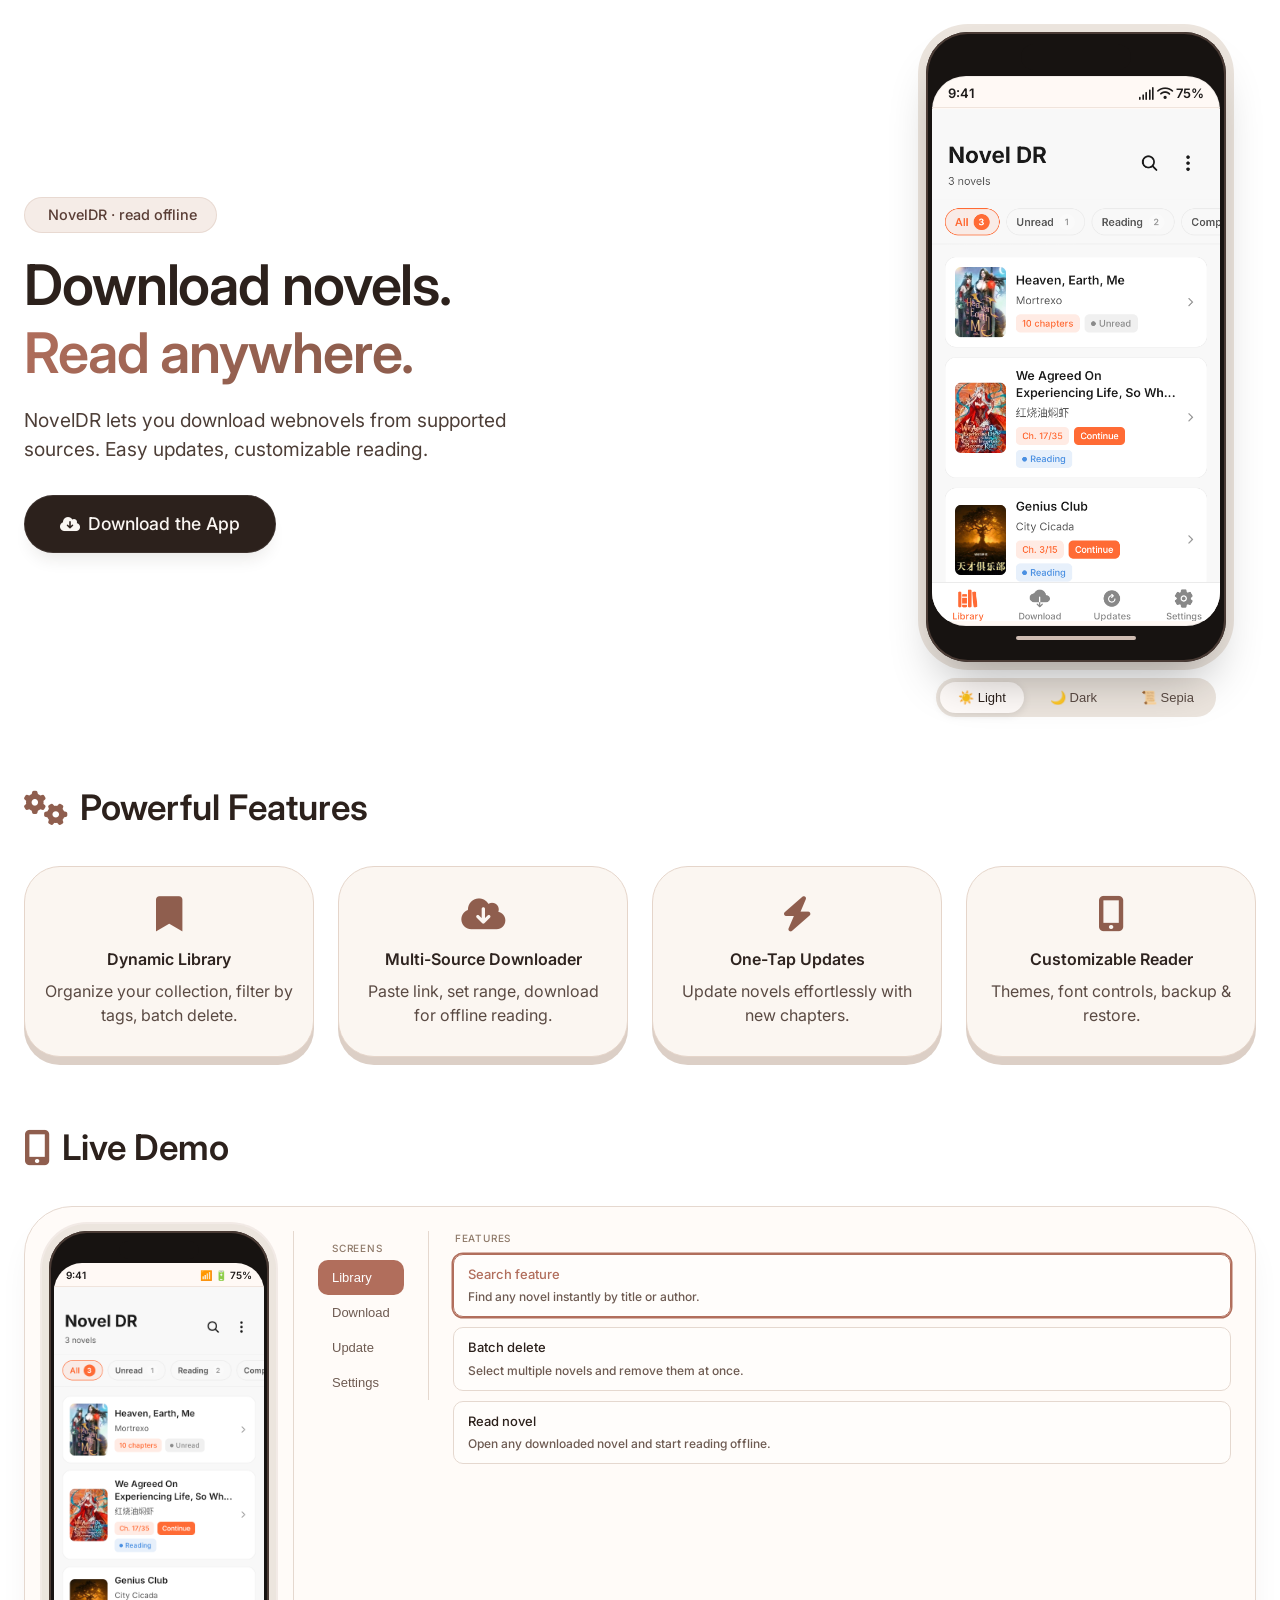
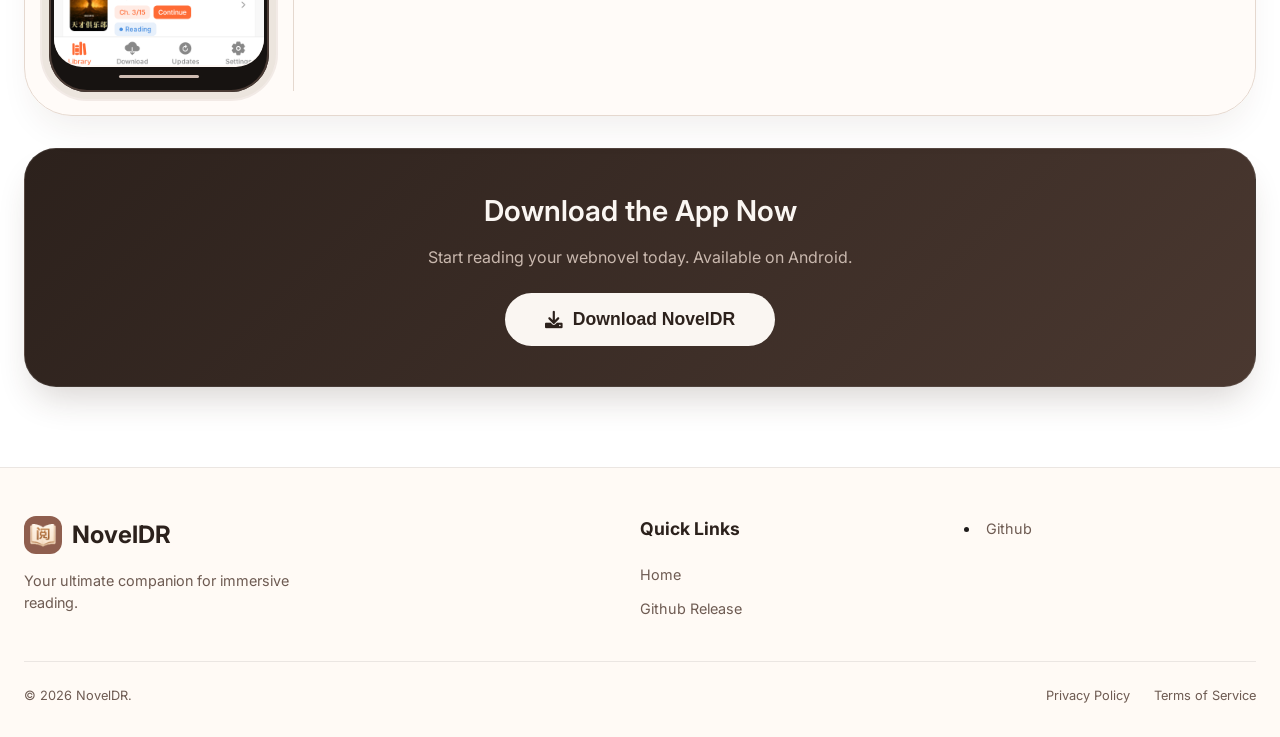
<file: index.html>
<!DOCTYPE html>
<html lang="en">
<head>
    <meta name="google-site-verification" content="YPUKGDfTXaOnOa9iMTg9kQBUcUQKKVsqkXhnk-RI4hA" />
    <meta charset="UTF-8">
    <meta name="viewport" content="width=device-width, initial-scale=1.0, maximum-scale=1.0, user-scalable=yes, viewport-fit=cover">
    <link rel="canonical" href="https://moggle.is-a-good.dev/">
    <link rel="icon" type="image/png" href="app-icon.png">
    <link rel="apple-touch-icon" href="app-icon.png">
    
    <title>Novel DR · Read Wuxia & Xianxia offline</title>
    <!-- Fonts & Icons -->
    <link href="https://fonts.googleapis.com/css2?family=Inter:opsz,wght@14..32,400;14..32,500;14..32,600&display=swap" rel="stylesheet">
    <link rel="stylesheet" href="https://cdnjs.cloudflare.com/ajax/libs/font-awesome/6.0.0-beta3/css/all.min.css">
    <style>
        * {
            margin: 0;
            padding: 0;
            box-sizing: border-box;
        }

        body {
            font-family: 'Inter', sans-serif;
            background: #ffffff;
            color: #1e1b1a;
            line-height: 1.5;
            min-height: 100vh;
            display: flex;
            flex-direction: column;
            transition: background 0.6s ease, color 0.6s ease;
        }

        body.theme-dark {
            background: linear-gradient(145deg, #1a1a1a 0%, #121212 100%);
            color: #e0d8d0;
        }

        body.theme-sepia {
            background: linear-gradient(145deg, #f9f5f0 0%, #f0ede8 100%);
            color: #5c4a3a;
        }

        .container {
            max-width: 1300px;
            margin: 0 auto;
            padding: 2rem 1.5rem;
            width: 100%;
            flex: 1;
        }

        /* Header & Intro */
        .hero {
            display: flex;
            flex-wrap: wrap;
            align-items: center;
            gap: 2.5rem;
            margin-bottom: 4rem;
        }

        .hero-text {
            flex: 1 1 300px;
        }

        .badge {
            display: inline-block;
            background: rgba(216, 180, 160, 0.25);
            backdrop-filter: blur(4px);
            padding: 0.4rem 1.2rem;
            border-radius: 40px;
            font-size: 0.9rem;
            font-weight: 500;
            color: #5a3e36;
            border: 1px solid rgba(180, 140, 120, 0.2);
            margin-bottom: 1.2rem;
            transition: all 0.6s ease;
        }

        body.theme-dark .badge {
            background: rgba(180, 160, 150, 0.15);
            color: #c9b8ae;
            border-color: rgba(180, 160, 150, 0.2);
        }

        body.theme-sepia .badge {
            background: rgba(180, 160, 120, 0.25);
            color: #8b7a60;
            border-color: rgba(180, 160, 120, 0.3);
        }

        h1 {
            font-size: 3.5rem;
            font-weight: 600;
            line-height: 1.2;
            letter-spacing: -0.02em;
            color: #2c211c;
            margin-bottom: 1.2rem;
            transition: color 0.6s ease;
        }

        body.theme-dark h1 {
            color: #f0e8e0;
        }

        body.theme-sepia h1 {
            color: #5c4a3a;
        }

        .gradient-text {
            background: linear-gradient(135deg, #b16e5c 0%, #8f5e4e 70%);
            -webkit-background-clip: text;
            background-clip: text;
            color: transparent;
        }

        body.theme-dark .gradient-text {
            background: linear-gradient(135deg, #c9a99a 0%, #a08070 70%);
            -webkit-background-clip: text;
            background-clip: text;
        }

        body.theme-sepia .gradient-text {
            background: linear-gradient(135deg, #8f6e4e 0%, #6e4e3e 70%);
            -webkit-background-clip: text;
            background-clip: text;
        }

        .hero-desc {
            font-size: 1.2rem;
            color: #4d3e37;
            max-width: 500px;
            margin-bottom: 2rem;
            transition: color 0.6s ease;
        }

        body.theme-dark .hero-desc {
            color: #b0a098;
        }

        body.theme-sepia .hero-desc {
            color: #7a6a5a;
        }

        .cta-button {
            background: #2c211c;
            color: #faf6f2;
            border: none;
            padding: 0.9rem 2.2rem;
            border-radius: 48px;
            font-weight: 500;
            font-size: 1.1rem;
            cursor: pointer;
            box-shadow: 0 12px 18px -8px rgba(44, 33, 28, 0.12);
            transition: transform 0.1s ease, background 0.6s ease, color 0.6s ease;
            display: inline-flex;
            align-items: center;
            gap: 8px;
            border: 1px solid rgba(255, 255, 255, 0.08);
        }

        body.theme-dark .cta-button {
            background: #4a3830;
            color: #f0e8e0;
        }

        body.theme-sepia .cta-button {
            background: #5c4a3a;
            color: #f4ecd8;
        }

        .cta-button i {
            font-size: 1rem;
        }

        .cta-button:hover {
            transform: scale(1.01);
            background: #3f302a;
        }

        body.theme-dark .cta-button:hover {
            background: #5a4a43;
        }

        body.theme-sepia .cta-button:hover {
            background: #6e5a4a;
        }

        .cta-button:active {
            transform: scale(0.98);
        }

        /* Phone Mock (main carousel) */
        /* Phone Mock (main carousel) */
        .phone-mock-wrapper {
            flex: 0 0 360px;
            display: flex;
            flex-direction: column;
            align-items: center;
            gap: 16px;
        }

        .phone-mock {
            display: flex;
            justify-content: center;
        }

        .phone-frame {
            background: #171311;
            border-radius: 42px;
            padding: 12px 6px;
            box-shadow: 0 30px 50px -15px rgba(0,0,0,0.3), 0 0 0 8px #ece5de, inset 0 0 0 2px #4a3b35;
            position: relative;
            width: 300px;
            backdrop-filter: blur(2px);
            transition: all 0.6s ease;
        }

        .phone-screen {
            background: #fff9f5;
            border-radius: 34px;
            overflow: hidden;
            aspect-ratio: 9 / 17.2;
            width: 100%;
            position: relative;
            box-shadow: inset 0 0 0 1px rgba(0,0,0,0.05);
            transition: background 0.6s ease;
        }

        .status-bar {
            display: flex;
            justify-content: space-between;
            align-items: center;
            padding: 8px 16px 4px;
            background: transparent;
            font-size: 13px;
            font-weight: 600;
            color: #1e1b1a;
            border-bottom: 1px solid #f0e4dc;
            transition: all 0.6s ease;
        }

        .carousel-container {
            width: 100%;
            flex: 1;
            position: relative;
            overflow: hidden;
        }

        .carousel-slides {
            display: flex;
            width: 100%;
            height: 100%;
            transition: transform 0.5s cubic-bezier(0.25, 0.46, 0.45, 0.94);
            will-change: transform;
        }

        .slide {
            flex: 0 0 100%;
            height: 100%;
        }

        .slide-image {
            width: 100%;
            height: 100%;
            object-fit: cover;
            display: block;
            transition: opacity 0.3s ease;
        }

        .phone-notch {
            width: 110px;
            height: 26px;
            background: #171311;
            margin: 0 auto 6px;
            border-radius: 20px;
            transition: background 0.6s ease;
        }

        .phone-home-bar {
            width: 120px;
            height: 4px;
            background: #cfbcb2;
            margin: 10px auto;
            border-radius: 20px;
            transition: background 0.6s ease;
        }

        .carousel-dots {
            display: flex;
            justify-content: center;
            gap: 8px;
            padding: 8px 0 4px;
        }

        .theme-buttons {
            display: flex;
            gap: 8px;
            background: #ece5de;
            border-radius: 30px;
            padding: 4px;
            transition: background 0.6s ease;
        }

        /* Dark Theme Overrides */
        body.theme-dark .phone-frame {
            background: #0f0f0f;
            box-shadow: 0 30px 50px -15px rgba(0,0,0,0.5), 0 0 0 8px #2a2522, inset 0 0 0 2px #5a4a43;
        }

        body.theme-dark .phone-screen {
            background: #1a1a1a;
        }

        body.theme-dark .status-bar {
            color: #e0d8d0;
            border-bottom-color: #333;
        }

        body.theme-dark .phone-notch {
            background: #0f0f0f;
        }

        body.theme-dark .phone-home-bar {
            background: #5a4a43;
        }

        body.theme-dark .carousel-dots .dot {
            background: #555;
        }

        body.theme-dark .carousel-dots .dot.active {
            background: #c9a99a;
        }

        body.theme-dark .theme-buttons {
            background: #333;
        }

        body.theme-dark .theme-btn {
            color: #a09088;
        }

        body.theme-dark .theme-btn.active-theme {
            background: #444;
            color: #f0e8e0;
        }

        /* Sepia Theme Overrides */
        body.theme-sepia .phone-frame {
            background: #1a140e;
            box-shadow: 0 30px 50px -15px rgba(60, 40, 20, 0.35), 0 0 0 8px #d4c5a0, inset 0 0 0 2px #8b7a60;
        }

        body.theme-sepia .phone-screen {
            background: #f4ecd8;
        }

        body.theme-sepia .status-bar {
            color: #5c4a3a;
            border-bottom-color: #d4c5a0;
        }

        body.theme-sepia .phone-notch {
            background: #1a140e;
        }

        body.theme-sepia .phone-home-bar {
            background: #c4b590;
        }

        body.theme-sepia .carousel-dots .dot {
            background: #c4b590;
        }

        body.theme-sepia .carousel-dots .dot.active {
            background: #8f6e4e;
        }

        body.theme-sepia .theme-buttons {
            background: #d4c5a0;
        }

        body.theme-sepia .theme-btn {
            color: #8b7a60;
        }

        body.theme-sepia .theme-btn.active-theme {
            background: #f4ecd8;
            color: #5c4a3a;
        }

        /* Battery icon styling for themes */
        .battery-level {
            width: 20px;
            height: 10px;
            background: #1e1b1a;
            border-radius: 3px;
            position: relative;
            transition: background 0.6s ease;
        }

        .battery-level::after {
            content: '';
            position: absolute;
            right: -3px;
            top: 2px;
            width: 3px;
            height: 6px;
            background: #1e1b1a;
            border-radius: 1px;
            transition: background 0.6s ease;
        }

        .battery-fill {
            width: 75%;
            height: 100%;
            background: #4caf50;
            border-radius: 2px;
        }

        body.theme-dark .battery-level,
        body.theme-dark .battery-level::after {
            background: #e0d8d0;
        }

        body.theme-sepia .battery-level,
        body.theme-sepia .battery-level::after {
            background: #5c4a3a;
        }

        body.theme-sepia .battery-fill {
            background: #6b8c5c;
        }

        body.theme-dark .theme-buttons { background: #333; }
        body.theme-sepia .theme-buttons { background: #d4c5a0; }

        .theme-btn {
            padding: 8px 18px;
            border-radius: 26px;
            border: none;
            font-size: 13px;
            font-weight: 500;
            cursor: pointer;
            transition: all 0.3s;
            background: transparent;
            color: #5a4a43;
        }

        body.theme-dark .theme-btn { color: #a09088; }
        body.theme-sepia .theme-btn { color: #8b7a60; }

        .theme-btn.active-theme {
            background: #fffbf9;
            color: #2c211c;
            box-shadow: 0 2px 8px rgba(0,0,0,0.1);
        }

        body.theme-dark .theme-btn.active-theme {
            background: #444;
            color: #f0e8e0;
        }

        body.theme-sepia .theme-btn.active-theme {
            background: #f4ecd8;
            color: #5c4a3a;
        }

        /* Section header component */
        .section-header {
            font-size: 2.2rem;
            font-weight: 600;
            color: #2c211c;
            margin-bottom: 2rem;
            display: flex;
            align-items: center;
            gap: 12px;
            transition: color 0.6s ease;
        }

        body.theme-dark .section-header {
            color: #f0e8e0;
        }

        body.theme-sepia .section-header {
            color: #5c4a3a;
        }

        .section-header i {
            color: #8f5e4e;
            transition: color 0.6s ease;
        }

        body.theme-dark .section-header i {
            color: #c9a99a;
        }

        body.theme-sepia .section-header i {
            color: #8f6e4e;
        }

        .feature-grid {
            display: grid;
            grid-template-columns: repeat(auto-fit, minmax(150px, 1fr));
            gap: 1.5rem;
            margin: 1.5rem 0 2rem;
        }

        .feature-card {
            background: #fbf6f1;
            padding: 1.8rem 1.2rem;
            border-radius: 36px;
            text-align: center;
            backdrop-filter: blur(4px);
            border: 1px solid #e5d5ca;
            box-shadow: 0 8px 0 #dccfc6;
            transition: all 0.6s ease;
        }

        body.theme-dark .feature-card {
            background: #252525;
            border-color: #3a3a3a;
            box-shadow: 0 8px 0 #1a1a1a;
        }

        body.theme-sepia .feature-card {
            background: #f4ecd8;
            border-color: #d4c5a0;
            box-shadow: 0 8px 0 #c4b590;
        }

        .feature-card i {
            font-size: 2.2rem;
            color: #8f5e4e;
            margin-bottom: 1rem;
            transition: color 0.6s ease;
        }

        body.theme-dark .feature-card i { color: #c9a99a; }
        body.theme-sepia .feature-card i { color: #8f6e4e; }

        .feature-card h4 {
            font-weight: 600;
            margin-bottom: 8px;
            color: #2e231f;
            transition: color 0.6s ease;
        }

        body.theme-dark .feature-card h4 { color: #e0d8d0; }
        body.theme-sepia .feature-card h4 { color: #5c4a3a; }

        .feature-card p {
            color: #5a4a43;
            transition: color 0.6s ease;
        }

        body.theme-dark .feature-card p { color: #a09088; }
        body.theme-sepia .feature-card p { color: #7a6a5a; }

        /* Live Demo Section */
        .live-demo-section {
            margin: 4rem 0 2rem;
        }

        .demo-wrap {
            display: flex;
            gap: 0;
            align-items: flex-start;
            padding: 1.5rem;
            background: rgba(255, 250, 245, 0.7);
            backdrop-filter: blur(8px);
            border-radius: 48px;
            border: 1px solid #e5d8cf;
            box-shadow: 0 20px 35px -10px rgba(60, 40, 30, 0.08);
            transition: all 0.6s ease;
            flex-wrap: wrap;
        }

        body.theme-dark .demo-wrap {
            background: rgba(30, 30, 30, 0.7);
            border-color: #3a3a3a;
            box-shadow: 0 20px 35px -10px rgba(0, 0, 0, 0.3);
        }

        body.theme-sepia .demo-wrap {
            background: rgba(244, 236, 216, 0.7);
            border-color: #d4c5a0;
            box-shadow: 0 20px 35px -10px rgba(60, 40, 20, 0.15);
        }

        .phone-col {
            display: flex;
            flex-direction: column;
            align-items: center;
            gap: 12px;
            padding-right: 1.5rem;
            border-right: 0.5px solid #e5d8cf;
            order: 1;
        }

        body.theme-dark .phone-col {
            border-right-color: #3a3a3a;
        }

        body.theme-sepia .phone-col {
            border-right-color: #d4c5a0;
        }

        .p-frame {
            background: #171311;
            border-radius: 38px;
            padding: 10px 5px 14px;
            box-shadow: 0 0 0 7px #ece5de, 0 0 0 9px #c9b8ae40, inset 0 0 0 2px #4a3b35;
            width: 220px;
            flex-shrink: 0;
            transition: all 0.6s ease;
        }

        body.theme-dark .p-frame {
            box-shadow: 0 0 0 7px #2a2522, 0 0 0 9px #5a4a4340, inset 0 0 0 2px #5a4a43;
        }

        body.theme-sepia .p-frame {
            box-shadow: 0 0 0 7px #d4c5a0, 0 0 0 9px #8b7a6040, inset 0 0 0 2px #8b7a60;
        }

        .p-notch {
            width: 80px;
            height: 18px;
            background: #171311;
            margin: 0 auto 4px;
            border-radius: 14px;
        }

        .p-screen {
            background: #fff9f5;
            border-radius: 28px;
            overflow: hidden;
            aspect-ratio: 9 / 17.3;
            width: 100%;
            position: relative;
            transition: background 0.6s ease;
        }

        body.theme-dark .p-screen {
            background: #1a1a1a;
        }

        body.theme-sepia .p-screen {
            background: #f4ecd8;
        }

        .p-status {
            display: flex;
            justify-content: space-between;
            align-items: center;
            padding: 5px 12px 3px;
            font-size: 10px;
            font-weight: 600;
            color: #1e1b1a;
            border-bottom: 0.5px solid #f0e4dc;
            transition: color 0.6s ease, border-color 0.6s ease;
        }

        body.theme-dark .p-status {
            color: #e0d8d0;
            border-bottom-color: #333;
        }

        body.theme-sepia .p-status {
            color: #5c4a3a;
            border-bottom-color: #d4c5a0;
        }

        .p-img {
            width: 100%;
            height: calc(100% - 26px);
            object-fit: cover;
            display: block;
            transition: opacity 0.3s ease;
        }

        .p-home {
            width: 80px;
            height: 3px;
            background: #cfbcb2;
            margin: 8px auto 0;
            border-radius: 10px;
            transition: background 0.6s ease;
        }

        body.theme-dark .p-home {
            background: #5a4a43;
        }

        body.theme-sepia .p-home {
            background: #c4b590;
        }

        .tab-col {
            display: flex;
            flex-direction: column;
            gap: 0;
            min-width: 110px;
            padding: 0 1.5rem;
            border-right: 0.5px solid #e5d8cf;
            order: 2;
        }

        body.theme-dark .tab-col {
            border-right-color: #3a3a3a;
        }

        body.theme-sepia .tab-col {
            border-right-color: #d4c5a0;
        }

        .tab-btn {
            background: none;
            border: none;
            padding: 10px 14px;
            border-radius: 10px;
            font-size: 13px;
            font-weight: 500;
            cursor: pointer;
            text-align: left;
            color: #6e5b52;
            transition: background 0.15s, color 0.15s;
        }

        body.theme-dark .tab-btn {
            color: #a09088;
        }

        body.theme-sepia .tab-btn {
            color: #7a6a5a;
        }

        .tab-btn.active {
            background: #b16e5c;
            color: #fff;
        }

        body.theme-dark .tab-btn.active {
            background: #c9a99a;
            color: #1a1a1a;
        }

        body.theme-sepia .tab-btn.active {
            background: #8f6e4e;
            color: #f4ecd8;
        }

        .tab-btn:hover:not(.active) {
            background: rgba(0, 0, 0, 0.05);
            color: #2c211c;
        }

        body.theme-dark .tab-btn:hover:not(.active) {
            background: rgba(255, 255, 255, 0.1);
            color: #e0d8d0;
        }

        body.theme-sepia .tab-btn:hover:not(.active) {
            background: rgba(100, 70, 40, 0.1);
            color: #5c4a3a;
        }

        .content-col {
            flex: 1;
            padding-left: 1.5rem;
            min-width: 0;
            order: 3;
        }

        .feature-list {
            display: flex;
            flex-direction: column;
            gap: 10px;
        }

        .feat-item {
            padding: 10px 14px;
            background: rgba(255, 255, 255, 0.5);
            border-radius: 10px;
            border: 0.5px solid #e5d8cf;
            font-size: 13px;
            font-weight: 500;
            color: #2c211c;
            cursor: pointer;
            transition: border-color 0.15s, box-shadow 0.15s, background 0.6s ease;
        }

        body.theme-dark .feat-item {
            background: rgba(30, 30, 30, 0.5);
            border-color: #3a3a3a;
            color: #e0d8d0;
        }

        body.theme-sepia .feat-item {
            background: rgba(244, 236, 216, 0.5);
            border-color: #d4c5a0;
            color: #5c4a3a;
        }

        .feat-item.active {
            border-color: #b16e5c;
            box-shadow: 0 0 0 1.5px #b16e5c;
            color: #b16e5c;
        }

        body.theme-dark .feat-item.active {
            border-color: #c9a99a;
            box-shadow: 0 0 0 1.5px #c9a99a;
            color: #c9a99a;
        }

        body.theme-sepia .feat-item.active {
            border-color: #8f6e4e;
            box-shadow: 0 0 0 1.5px #8f6e4e;
            color: #8f6e4e;
        }

        .feat-item:hover:not(.active) {
            border-color: #c9b8ae;
        }

        .feat-desc {
            font-size: 12px;
            color: #6e5b52;
            margin-top: 4px;
            transition: color 0.6s ease;
        }

        body.theme-dark .feat-desc {
            color: #a09088;
        }

        body.theme-sepia .feat-desc {
            color: #8b7a60;
        }

        .col-label, .feat-label {
            font-size: 10px;
            font-weight: 500;
            letter-spacing: 0.08em;
            text-transform: uppercase;
            color: #8f7a6a;
            padding: 10px 14px 4px;
            transition: color 0.6s ease;
        }

        body.theme-dark .col-label, body.theme-dark .feat-label {
            color: #8a7a70;
        }

        body.theme-sepia .col-label, body.theme-sepia .feat-label {
            color: #a09078;
        }

        .feat-label {
            padding: 0 0 8px 2px;
        }

        .download-cta-box {
            margin-top: 2rem;
            background: linear-gradient(135deg, #2c211c 0%, #4a3830 100%);
            border-radius: 32px;
            padding: 2.5rem 2rem;
            text-align: center;
            box-shadow: 0 20px 35px -10px rgba(60, 40, 30, 0.2);
            border: 1px solid rgba(255,255,255,0.1);
            transition: all 0.6s ease;
        }

        body.theme-dark .download-cta-box {
            background: linear-gradient(135deg, #1a1a1a 0%, #2a2a2a 100%);
            border-color: rgba(255,255,255,0.05);
        }

        body.theme-sepia .download-cta-box {
            background: linear-gradient(135deg, #5c4a3a 0%, #7a6a5a 100%);
            border-color: rgba(255,255,255,0.08);
        }

        .download-cta-box h3 {
            color: #faf6f2;
            font-size: 1.8rem;
            font-weight: 600;
            margin-bottom: 0.8rem;
        }

        .download-cta-box p {
            color: #c9b8ae;
            font-size: 1rem;
            margin-bottom: 1.5rem;
        }

        .download-cta-btn {
            display: inline-flex;
            align-items: center;
            gap: 10px;
            background: #faf6f2;
            color: #2c211c;
            border: none;
            padding: 1rem 2.5rem;
            border-radius: 48px;
            font-weight: 600;
            font-size: 1.1rem;
            cursor: pointer;
            transition: all 0.2s;
        }

        .download-cta-btn:hover {
            transform: scale(1.03);
            background: #fff;
        }

                /* Modals */
        .legal-overlay {
            display: none;
            position: fixed;
            top: 0;
            left: 0;
            width: 100%;
            height: 100%;
            background: rgba(0, 0, 0, 0.8);
            backdrop-filter: blur(8px);
            z-index: 2000;
            justify-content: center;
            align-items: center;
            opacity: 0;
            transition: opacity 0.3s ease;
        }

        .legal-overlay.active {
            display: flex;
            opacity: 1;
        }

        .legal-modal {
            background: linear-gradient(145deg, #f9f5f0 0%, #f0ede8 100%);
            border-radius: 32px;
            width: 90%;
            max-width: 800px;
            max-height: 85vh;
            overflow: hidden;
            display: flex;
            flex-direction: column;
            box-shadow: 0 30px 60px rgba(0, 0, 0, 0.3);
            border: 1px solid rgba(180, 140, 120, 0.3);
            animation: modalSlideIn 0.3s ease;
        }

        @keyframes modalSlideIn {
            from { transform: translateY(-30px); opacity: 0; }
            to { transform: translateY(0); opacity: 1; }
        }

        .legal-modal-header {
            padding: 1.5rem 2rem;
            border-bottom: 1px solid #e5d5ca;
            display: flex;
            justify-content: space-between;
            align-items: center;
        }

        .legal-modal-header h2 {
            font-size: 1.8rem;
            font-weight: 600;
            color: #2c211c;
        }

        .close-modal {
            background: none;
            border: none;
            font-size: 2rem;
            cursor: pointer;
            color: #6e5b52;
            line-height: 1;
            width: 32px;
            height: 32px;
            display: flex;
            align-items: center;
            justify-content: center;
            border-radius: 50%;
        }

        .close-modal:hover {
            color: #8f5e4e;
            background: rgba(143, 94, 78, 0.1);
        }

        .legal-modal-content {
            padding: 2rem;
            overflow-y: auto;
            flex: 1;
        }

        .legal-modal-content h3 {
            font-size: 1.3rem;
            font-weight: 600;
            margin: 1.2rem 0 0.8rem;
            color: #3d2e28;
        }

        .legal-modal-content p,
        .legal-modal-content li {
            color: #4d3e37;
            margin-bottom: 0.8rem;
        }

        .contact-email {
            background: rgba(143, 94, 78, 0.1);
            padding: 0.2rem 0.5rem;
            border-radius: 8px;
            font-family: monospace;
            font-size: 0.9rem;
        }

        /* Footer */
       /* Footer */
        .novel-footer { width: 100%; border-top: 1px solid rgba(0,0,0,0.08); background: rgba(255,250,245,0.96); padding: 3rem 0 2rem; margin-top: 3rem; transition: all 0.6s ease; }
        .footer-container { max-width: 1300px; margin: 0 auto; padding: 0 1.5rem; }
        .footer-grid { display: grid; grid-template-columns: 2fr 1fr 1fr; gap: 2rem; }
        .footer-logo-area { display: flex; flex-direction: column; }
        .footer-brand { display: flex; align-items: center; gap: 10px; margin-bottom: 1rem; text-decoration: none; }
        .footer-icon { background: #8f5e4e; border-radius: 12px; width: 38px; height: 38px; display: flex; align-items: center; justify-content: center; overflow: hidden; padding: 6px; transition: background 0.6s ease; }
        .footer-app-icon { width: 100%; height: 100%; object-fit: contain; }
        .footer-brand span { font-weight: 700; font-size: 1.5rem; color: #2c211c; transition: color 0.6s ease; }
        .footer-description { color: #6e5b52; max-width: 280px; font-size: 0.9rem; transition: color 0.6s ease; }
        .footer-heading { font-weight: 700; margin-bottom: 1.2rem; font-size: 1.1rem; color: #2c211c; transition: color 0.6s ease; }
        .footer-links { list-style: none; padding: 0; }
        .footer-links li { margin-bottom: 0.6rem; }
        .footer-link { text-decoration: none; color: #6e5b52; cursor: pointer; font-size: 0.9rem; transition: color 0.2s ease; }
        .footer-link:hover { color: #8f5e4e; }
        .footer-bottom { border-top: 1px solid rgba(0,0,0,0.08); margin-top: 2rem; padding-top: 1.5rem; display: flex; justify-content: space-between; align-items: center; font-size: 0.8rem; color: #6e5b52; transition: border-color 0.6s ease, color 0.6s ease; }
        .footer-legal { display: flex; gap: 1.5rem; }
        .footer-legal a { text-decoration: none; color: inherit; cursor: pointer; transition: color 0.2s ease; }
        .footer-legal a:hover { color: #8f5e4e; }
        
        /* Dark Theme Overrides */
        body.theme-dark .novel-footer { background: #1c1c1c; border-top-color: rgba(255,255,255,0.05); }
        body.theme-dark .footer-brand span { color: #f0e8e0; }
        body.theme-dark .footer-description { color: #a09088; }
        body.theme-dark .footer-heading { color: #e0d8d0; }
        body.theme-dark .footer-link { color: #a09088; }
        body.theme-dark .footer-link:hover { color: #c9a99a; }
        body.theme-dark .footer-bottom { border-top-color: rgba(255,255,255,0.08); color: #8a7a70; }
        body.theme-dark .footer-legal a { color: #8a7a70; }
        body.theme-dark .footer-legal a:hover { color: #c9a99a; }
        body.theme-dark .footer-icon { background: #c9a99a; }
        
        /* Sepia Theme Overrides */
        body.theme-sepia .novel-footer { background: #f0e6d4; border-top-color: rgba(100,70,40,0.15); }
        body.theme-sepia .footer-brand span { color: #5c4a3a; }
        body.theme-sepia .footer-description { color: #7a6a5a; }
        body.theme-sepia .footer-heading { color: #5c4a3a; }
        body.theme-sepia .footer-link { color: #7a6a5a; }
        body.theme-sepia .footer-link:hover { color: #8f6e4e; }
        body.theme-sepia .footer-bottom { border-top-color: rgba(100,70,40,0.2); color: #8b7a60; }
        body.theme-sepia .footer-legal a { color: #8b7a60; }
        body.theme-sepia .footer-legal a:hover { color: #8f6e4e; }
        body.theme-sepia .footer-icon { background: #8f6e4e; }
        
        @media (max-width: 800px) { 
            .footer-grid { grid-template-columns: 1fr; } 
            .demo-wrap { flex-direction: column; align-items: center; gap: 20px; } 
            .phone-col { border-right: none; padding-right: 0; } 
            .tab-col { border-right: none; padding: 0; flex-direction: row; flex-wrap: wrap; justify-content: center; } 
            .content-col { padding-left: 0; margin-top: 15px; width: 100%; } 
            .tab-btn { text-align: center; } 
            .feature-list { width: 100%; } 
            .section-header { font-size: 1.8rem; } 
        }
    </style>
    
</head>
<body>
<div class="container">
    <div class="hero">
        <div class="hero-text">
            <span class="badge"><i class="far fa-sparkles"></i> NovelDR · read offline</span>
            <h1>Download novels.<br><span class="gradient-text">Read anywhere.</span></h1>
            <p class="hero-desc">NovelDR lets you download webnovels from supported sources. Easy updates, customizable reading.</p>
            <div class="cta-button" id="downloadButton"><i class="fas fa-cloud-download-alt"></i> Download the App</div>
        </div>
        <div class="phone-mock-wrapper">
            <div class="phone-mock"><div class="phone-frame" id="phoneFrame"><div class="phone-notch"></div><div class="phone-screen" id="phoneScreen"><div class="status-bar"><span>9:41</span><span><i class="fas fa-signal"></i> <i class="fas fa-wifi"></i> 75%</span></div><div class="carousel-container"><div class="carousel-slides" id="carouselSlides"><div class="slide"><img class="slide-image" id="slideImg0" src="assets/Light_Library.png"></div><div class="slide"><img class="slide-image" id="slideImg1" src="assets/Light_Download.png"></div><div class="slide"><img class="slide-image" id="slideImg2" src="assets/Light_Updates.png"></div><div class="slide"><img class="slide-image" id="slideImg3" src="assets/Light_Settings.png"></div></div></div></div><div style="width:120px; height:4px; background:#cfbcb2; margin:10px auto; border-radius:20px;"></div></div></div>
            <div class="theme-buttons"><button class="theme-btn active-theme" data-theme="light">☀️ Light</button><button class="theme-btn" data-theme="dark">🌙 Dark</button><button class="theme-btn" data-theme="sepia">📜 Sepia</button></div>
        </div>
    </div>

    <!-- POWERFUL FEATURES SECTION -->
    <div class="section-header">
        <i class="fas fa-cogs"></i>
        <span>Powerful Features</span>
    </div>

    <div class="feature-grid">
        <div class="feature-card"><i class="fas fa-bookmark"></i><h4>Dynamic Library</h4><p>Organize your collection, filter by tags, batch delete.</p></div>
        <div class="feature-card"><i class="fas fa-cloud-arrow-down"></i><h4>Multi-Source Downloader</h4><p>Paste link, set range, download for offline reading.</p></div>
        <div class="feature-card"><i class="fas fa-bolt"></i><h4>One-Tap Updates</h4><p>Update novels effortlessly with new chapters.</p></div>
        <div class="feature-card"><i class="fas fa-mobile-alt"></i><h4>Customizable Reader</h4><p>Themes, font controls, backup & restore.</p></div>
    </div>

    <!-- LIVE DEMO with theme-following images -->
    <div class="live-demo-section">
        <div class="section-header">
            <i class="fas fa-mobile-alt"></i>
            <span>Live Demo</span>
        </div>
        <div class="demo-wrap">
            <div class="phone-col">
                <div class="p-frame">
                    <div class="p-notch"></div>
                    <div class="p-screen">
                        <div class="p-status"><span>9:41</span><span>📶 🔋 75%</span></div>
                        <img class="p-img" id="phoneImg" src="assets/Light_Library.png" alt="App screen">
                    </div>
                    <div class="p-home"></div>
                </div>
            </div>
            <div class="tab-col">
                <div class="col-label">Screens</div>
                <button class="tab-btn active" data-tab="library">Library</button>
                <button class="tab-btn" data-tab="download">Download</button>
                <button class="tab-btn" data-tab="update">Update</button>
                <button class="tab-btn" data-tab="settings">Settings</button>
            </div>
            <div class="content-col" id="contentCol"></div>
        </div>
    </div>

    <div class="download-cta-box" id="downloadNow"><h3>Download the App Now</h3><p>Start reading your webnovel today. Available on Android.</p><button class="download-cta-btn"><i class="fas fa-download"></i> Download NovelDR</button></div>
</div>

<footer class="novel-footer"><div class="footer-container">
  <div class="footer-grid">
    <div class="footer-logo-area"><a href="#" class="footer-brand">
    <div class="footer-icon"><img src="app-icon.png" class="footer-app-icon"></div>
      <span>NovelDR</span></a>
      <p class="footer-description">Your ultimate companion for immersive reading.</p>
    </div>
    <div><h4 class="footer-heading">Quick Links</h4><ul class="footer-links"><li><a href="#" class="footer-link">Home</a></li>
      <li><a href="https://github.com/Moggle-Khraum/noveldr-site/releases" class="footer-link">Github Release</a></li></ul></div>
      <li><a href="https://github.com/Moggle-Khraum/NovelDRr" class="footer-link">Github</a></li></ul></div>
      <div class="footer-bottom"><p>© 2026 NovelDR.</p><div class="footer-legal">
        <a onclick="openPrivacyModal()">Privacy Policy</a>
        <a onclick="openTermsModal()">Terms of Service</a>

        </div>
      </div>
    </div>
</footer>



<!-- Privacy Policy Modal -->
    <div id="privacyModal" class="legal-overlay">
        <div class="legal-modal">
            <div class="legal-modal-header">
                <h2><i class="fas fa-shield-alt"></i> Privacy Policy</h2>
                <button class="close-modal" onclick="closePrivacyModal()">&times;</button>
            </div>
            <div class="legal-modal-content">
                <p><strong>Last Updated: April 26, 2026</strong></p>
                <p>NovelDR does not collect personal data. All reading data stays on your device.</p>
                <h3>1. Information We Collect</h3>
                <p>No personal data collection. The app works offline.</p>
                <h3>2. Data Storage</h3>
                <p>All novels and settings are stored locally on your device.</p>
            </div>
        </div>
    </div>

    <!-- Terms of Service Modal -->
    <div id="termsModal" class="legal-overlay">
        <div class="legal-modal">
            <div class="legal-modal-header">
                <h2><i class="fas fa-file-contract"></i> Terms of Service</h2>
                <button class="close-modal" onclick="closeTermsModal()">&times;</button>
            </div>
            <div class="legal-modal-content">
                <p><strong>Last Updated: April 26, 2026</strong></p>
                <p>By using NovelDR you agree to these terms. The app is for personal use only.</p>
                <h3>1. License</h3>
                <p>Personal, non-commercial use only.</p>
                <h3>2. Content</h3>
                <p>You are responsible for the content you download.</p>
            </div>
        </div>
    </div>



<script>

  // Modal functions
        function openPrivacyModal() {
            document.getElementById('privacyModal').classList.add('active');
            document.body.style.overflow = 'hidden';
        }
        function closePrivacyModal() {
            document.getElementById('privacyModal').classList.remove('active');
            document.body.style.overflow = '';
        }
        function openTermsModal() {
            document.getElementById('termsModal').classList.add('active');
            document.body.style.overflow = 'hidden';
        }
        function closeTermsModal() {
            document.getElementById('termsModal').classList.remove('active');
            document.body.style.overflow = '';
        }

        document.getElementById('privacyModal').addEventListener('click', function(e) {
            if (e.target === this) closePrivacyModal();
        });
        document.getElementById('termsModal').addEventListener('click', function(e) {
            if (e.target === this) closeTermsModal();
        });
        document.addEventListener('keydown', function(e) {
            if (e.key === 'Escape') {
                closePrivacyModal();
                closeTermsModal();
            }
        });


    // Theme-specific image assets for Live Demo phone (using local assets)
    const themeImageMap = {
        light: {
            library: "assets/Light_Library.png",
            download: "assets/Light_Download.png",
            update: "assets/Light_Updates.png",
            settings: "assets/Light_Settings.png"
        },
        dark: {
            library: "assets/Dark_Library.png",
            download: "assets/Dark_Download.png",
            update: "assets/Dark_Updates.png",
            settings: "assets/Dark_Settings.png"
        },
        sepia: {
            library: "assets/Sepia_Library.png",
            download: "assets/Sepia_Download.png",
            update: "assets/Sepia_Updates.png",
            settings: "assets/Sepia_Settings.png"
        }
    };
    
    // Preload all theme images for faster switching
    function preloadAllThemeImages() {
        const themes = ['light', 'dark', 'sepia'];
        themes.forEach(theme => {
            const images = themeImageMap[theme];
            Object.values(images).forEach(src => {
                const img = new Image();
                img.src = src;
            });
        });
    }
    preloadAllThemeImages();
    
    const tabsData = {
        library: { features: [{ label: "Search feature", desc: "Find any novel instantly by title or author.", screen: "library" }, { label: "Batch delete", desc: "Select multiple novels and remove them at once.", screen: "library" }, { label: "Read novel", desc: "Open any downloaded novel and start reading offline.", screen: "library" }], defaultScreen: "library" },
        download: { features: [{ label: "Paste novel URL", desc: "Drop a link from supported sources like FreeWebNovel.", screen: "download" }, { label: "Set chapter range", desc: "Choose the starting chapter and how many to fetch.", screen: "download" }, { label: "Download offline", desc: "Save chapters to your device for offline reading.", screen: "download" }], defaultScreen: "download" },
        update: { features: [{ label: "Select novel", desc: "Pick a novel already in your library to update.", screen: "update" }, { label: "Set new range", desc: "Enter starting chapter and max chapters to fetch.", screen: "update" }, { label: "Check for updates", desc: "Tap once and new chapters download automatically.", screen: "update" }], defaultScreen: "update" },
        settings: { features: [{ label: "Reading themes", desc: "Switch between Light, Dark, and Sepia reading modes.", screen: "settings" }, { label: "Backup & restore", desc: "Export your library or restore from a backup file.", screen: "settings" }, { label: "Library stats", desc: "See total novels, chapters read, and storage used.", screen: "settings" }], defaultScreen: "settings" }
    };
    
    let currentTab = 'library';
    let currentActiveScreen = 'library';
    let currentGlobalTheme = 'light';
    const phoneImg = document.getElementById('phoneImg');
    
    function getImageForScreen(screenKey) {
        return themeImageMap[currentGlobalTheme][screenKey] || themeImageMap[currentGlobalTheme].library;
    }
    
    function setPhoneImg(screenKey) {
        const newSrc = getImageForScreen(screenKey);
        phoneImg.style.opacity = '0';
        setTimeout(() => { 
            phoneImg.src = newSrc; 
            phoneImg.style.opacity = '1';
        }, 150);
    }
    
    function updatePhoneImageForCurrentTheme() {
        const newSrc = getImageForScreen(currentActiveScreen);
        phoneImg.style.opacity = '0';
        setTimeout(() => { 
            phoneImg.src = newSrc; 
            phoneImg.style.opacity = '1';
        }, 150);
    }
    
    function renderContent() {
        const data = tabsData[currentTab];
        const contentCol = document.getElementById('contentCol');
        contentCol.innerHTML = '';
        const label = document.createElement('div'); 
        label.className = 'feat-label'; 
        label.textContent = 'Features'; 
        contentCol.appendChild(label);
        const list = document.createElement('div'); 
        list.className = 'feature-list';
        
        data.features.forEach((f, i) => {
            const item = document.createElement('div'); 
            item.className = 'feat-item';
            item.innerHTML = `<div>${f.label}</div><div class="feat-desc">${f.desc}</div>`;
            item.addEventListener('click', () => { 
                document.querySelectorAll('.feat-item').forEach(el => el.classList.remove('active')); 
                item.classList.add('active'); 
                currentActiveScreen = f.screen;
                setPhoneImg(f.screen);
            });
            if(i === 0) { 
                item.classList.add('active'); 
                currentActiveScreen = f.screen;
                setPhoneImg(f.screen);
            }
            list.appendChild(item);
        });
        contentCol.appendChild(list);
    }
    
    // Tab switching
    document.querySelectorAll('.tab-btn').forEach(btn => {
        btn.addEventListener('click', () => {
            document.querySelectorAll('.tab-btn').forEach(b => b.classList.remove('active'));
            btn.classList.add('active');
            currentTab = btn.dataset.tab;
            renderContent();
        });
    });
    
    // Main carousel for hero phone
    const slides = document.getElementById('carouselSlides');
    const total = 4;
    let idx = 0, interval;
    const heroImages = {
        light: ["assets/Light_Library.png","assets/Light_Download.png","assets/Light_Updates.png","assets/Light_Settings.png"],
        dark: ["assets/Dark_Library.png","assets/Dark_Download.png","assets/Dark_Updates.png","assets/Dark_Settings.png"],
        sepia: ["assets/Sepia_Library.png","assets/Sepia_Download.png","assets/Sepia_Updates.png","assets/Sepia_Settings.png"]
    };
    
    function updateHeroSlide() { 
        if(slides) slides.style.transform = `translateX(-${idx * 100}%)`; 
    }
    function nextHeroSlide() { idx = (idx+1)%total; updateHeroSlide(); }
    interval = setInterval(nextHeroSlide, 4000);
    document.getElementById('phoneFrame')?.addEventListener('mouseenter',()=>clearInterval(interval));
    document.getElementById('phoneFrame')?.addEventListener('mouseleave',()=>{ interval = setInterval(nextHeroSlide,4000); });
    updateHeroSlide();
    
    // Global theme switching - affects BOTH hero carousel AND live demo phone
    function setGlobalTheme(theme) {
        currentGlobalTheme = theme;
        
        // Update body class
        document.body.classList.remove('theme-dark', 'theme-sepia');
        if(theme === 'dark') document.body.classList.add('theme-dark');
        else if(theme === 'sepia') document.body.classList.add('theme-sepia');
        
        // Update hero phone frame styling
        const frame = document.getElementById('phoneFrame');
        frame.classList.remove('theme-dark', 'theme-sepia');
        if(theme === 'dark') frame.classList.add('theme-dark');
        else if(theme === 'sepia') frame.classList.add('theme-sepia');
        
        // Update hero carousel images
        const imgs = heroImages[theme];
        for(let i = 0; i < 4; i++) { 
            const img = document.getElementById('slideImg'+i); 
            if(img) { 
                img.style.opacity = '0'; 
                setTimeout(() => { 
                    img.src = imgs[i]; 
                    img.onload = () => img.style.opacity = '1'; 
                }, 100); 
            } 
        }
        
        // Update live demo phone image to match new theme
        updatePhoneImageForCurrentTheme();
    }
    
    // Attach theme button events
    document.querySelectorAll('.theme-btn').forEach(btn => {
        btn.addEventListener('click', () => {
            document.querySelectorAll('.theme-btn').forEach(b => b.classList.remove('active-theme'));
            btn.classList.add('active-theme');
            setGlobalTheme(btn.dataset.theme);
        });
    });
    
    // Initialize
    renderContent();
    
    // Download button scroll
    document.getElementById('downloadButton')?.addEventListener('click',()=>document.getElementById('downloadNow')?.scrollIntoView({behavior:'smooth'}));
    document.querySelector('.download-cta-btn')?.addEventListener('click', () => window.location.href = './download.html');
</script>
</body>
</html>
</file>
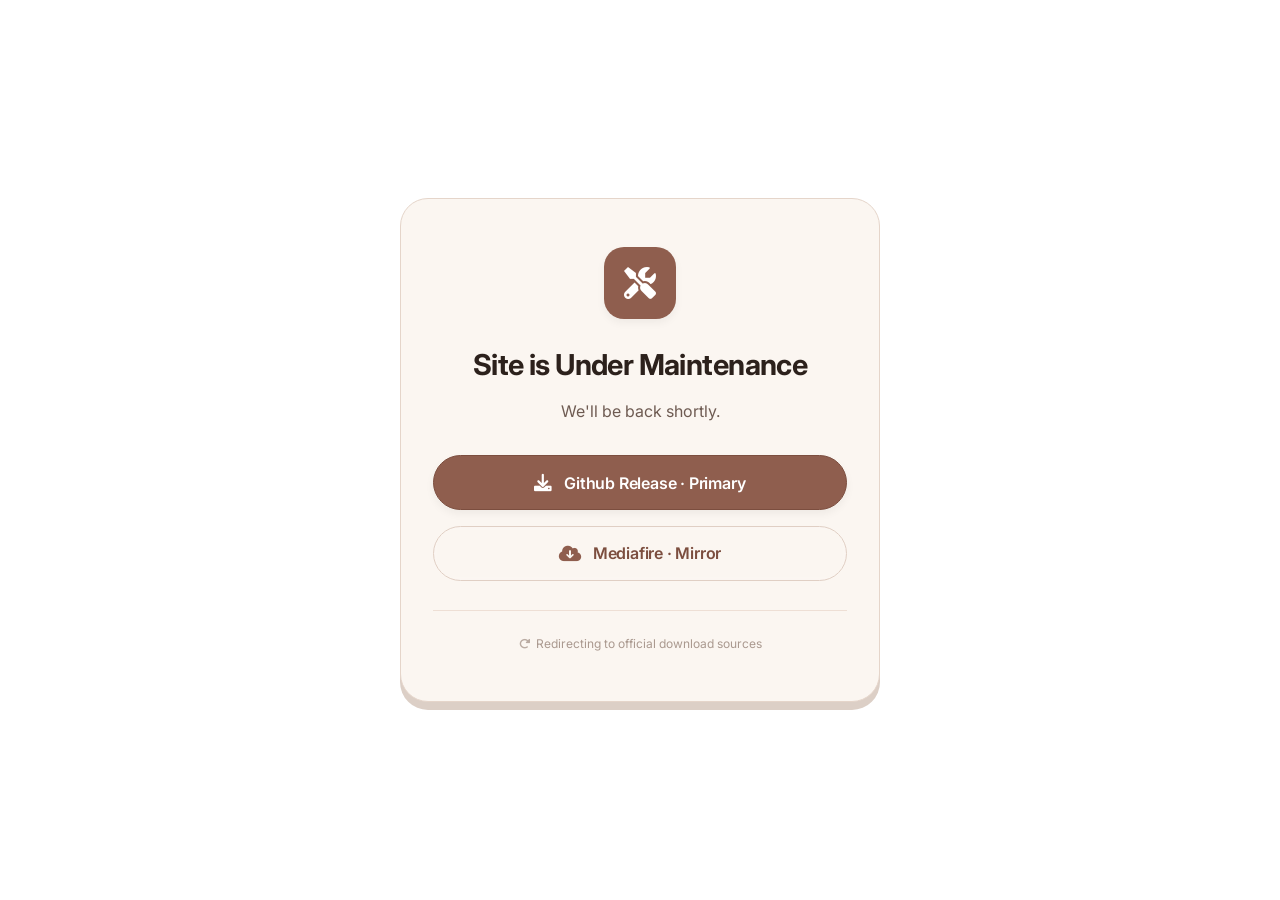
<file: download1.html>
<!DOCTYPE html>
<html lang="en">
<head>
    <meta charset="UTF-8">
    <meta name="viewport" content="width=device-width, initial-scale=1.0, maximum-scale=1.0, user-scalable=yes, viewport-fit=cover">
    <link rel="icon" type="image/png" href="app-icon.png">
    <link rel="apple-touch-icon" href="app-icon.png">
    
    <title>Under Maintenance · Novel DR</title>
    <link rel="preconnect" href="https://fonts.googleapis.com">
    <link rel="preconnect" href="https://fonts.gstatic.com" crossorigin>
    <link href="https://fonts.googleapis.com/css2?family=Inter:opsz,wght@14..32,400;14..32,500;14..32,600;14..32,700&display=swap" rel="stylesheet">
    <link rel="stylesheet" href="https://cdnjs.cloudflare.com/ajax/libs/font-awesome/6.0.0-beta3/css/all.min.css">
    <style>
        * {
            margin: 0;
            padding: 0;
            box-sizing: border-box;
        }

        body {
            font-family: 'Inter', sans-serif;
            background: #ffffff;
            color: #1e1b1a;
            line-height: 1.5;
            min-height: 100vh;
            display: flex;
            align-items: center;
            justify-content: center;
            padding: 1.5rem;
        }

        .maintenance-card {
            background: #fbf6f1;
            border-radius: 28px;
            padding: 3rem 2rem;
            border: 1px solid #e5d5ca;
            box-shadow: 0 8px 0 #dccfc6;
            text-align: center;
            max-width: 480px;
            width: 100%;
            transition: transform 0.2s ease, box-shadow 0.2s ease;
        }

        .maintenance-card:hover {
            transform: translateY(-2px);
            box-shadow: 0 12px 0 #dccfc6;
        }

        .maintenance-icon {
            background: #8f5e4e;
            width: 72px;
            height: 72px;
            border-radius: 20px;
            display: flex;
            align-items: center;
            justify-content: center;
            color: #fff;
            font-size: 2rem;
            margin: 0 auto 1.5rem;
            box-shadow: 0 4px 8px rgba(0,0,0,0.05);
        }

        h1 {
            font-size: 1.8rem;
            font-weight: 700;
            color: #2c211c;
            margin-bottom: 0.8rem;
            letter-spacing: -0.02em;
        }

        p {
            font-size: 1rem;
            color: #6e5b52;
            margin-bottom: 2rem;
        }

        /* Button group container */
        .button-group {
            display: flex;
            flex-direction: column;
            gap: 1rem;
            margin-top: 0.5rem;
        }

        /* Base button styling */
        .btn {
            display: inline-flex;
            align-items: center;
            justify-content: center;
            gap: 12px;
            font-family: 'Inter', sans-serif;
            font-weight: 600;
            font-size: 1rem;
            padding: 0.9rem 1.5rem;
            border-radius: 60px;
            text-decoration: none;
            transition: all 0.25s ease;
            cursor: pointer;
            border: none;
            background: none;
            width: 100%;
            letter-spacing: -0.2px;
        }

        /* Primary button — elegant earthy accent */
        .btn-primary {
            background: #8f5e4e;
            color: white;
            box-shadow: 0 4px 8px rgba(0,0,0,0.05);
            border: 1px solid #7c4e3f;
        }

        .btn-primary i {
            font-size: 1.1rem;
            transition: transform 0.2s ease;
        }

        .btn-primary:hover {
            background: #7c4e3f;
            transform: translateY(-2px);
            box-shadow: 0 8px 14px rgba(0,0,0,0.08);
        }

        .btn-primary:active {
            transform: translateY(1px);
        }

        /* Secondary button — outlined style with subtle warmth */
        .btn-secondary {
            background: transparent;
            color: #7c4e3f;
            border: 1.5px solid #e0cfc4;
            backdrop-filter: blur(2px);
            transition: background 0.2s, border-color 0.2s, transform 0.2s;
        }

        .btn-secondary i {
            font-size: 1.1rem;
            color: #8f5e4e;
            transition: transform 0.2s;
        }

        .btn-secondary:hover {
            background: #f9ede5;
            border-color: #cbb9ae;
            transform: translateY(-2px);
        }

        .btn-secondary:active {
            transform: translateY(1px);
        }

        /* subtle divider or spacing */
        .info-note {
            margin-top: 1.8rem;
            font-size: 0.75rem;
            color: #aa998f;
            display: flex;
            align-items: center;
            justify-content: center;
            gap: 6px;
            border-top: 1px solid #eedfd5;
            padding-top: 1.5rem;
        }

        .info-note i {
            font-size: 0.7rem;
            opacity: 0.8;
        }

        @media (max-width: 460px) {
            .maintenance-card {
                padding: 2rem 1.5rem;
            }
            h1 {
                font-size: 1.5rem;
            }
            .btn {
                padding: 0.75rem 1.2rem;
                font-size: 0.9rem;
            }
        }

        /* subtle pulse animation on icon (optional) */
        @keyframes softPulse {
            0% { transform: scale(1); opacity: 0.95; }
            50% { transform: scale(1.02); opacity: 1; }
            100% { transform: scale(1); opacity: 0.95; }
        }
        .maintenance-icon {
            animation: softPulse 2.5s infinite ease-in-out;
        }
    </style>
</head>
<body>
    <div class="maintenance-card">
        <div class="maintenance-icon">
            <i class="fas fa-tools"></i>
        </div>
        <h1>Site is Under Maintenance</h1>
        <p>We'll be back shortly.</p>
        
        <!-- Two-button group: Alternative Downloads section -->
        <div class="button-group">
            <!-- Button 1: Alternative Download 1 (redirects to main site) -->
            <a href="#" id="altDownloadBtn1" class="btn btn-primary">
                <i class="fas fa-download"></i> 
                Github Release · Primary
            </a>
            
            <!-- Button 2: Alternative Download 2 (redirects to mirror / fallback site) -->
            <a href="#" id="altDownloadBtn2" class="btn btn-secondary">
                <i class="fas fa-cloud-download-alt"></i> 
                Mediafire · Mirror
            </a>
        </div>

        <div class="info-note">
            <i class="fas fa-redo-alt"></i>
            <span>Redirecting to official download sources</span>
        </div>
    </div>

    <script>
        (function() {
            // --------------------------------------------------------------
            // CONFIGURATION: set your desired redirection URLs below.
            // Both buttons will redirect the user to the sites you specify.
            // --------------------------------------------------------------
            
            // 🔹 BUTTON 1: Primary alternative download site
            // Replace this URL with your actual main website / download portal
            const DOWNLOAD_URL_PRIMARY = "https://github.com/Moggle-Khraum/noveldr-site/releases/download/v1.3.11/NovelDR.v1.3.11rev137.apk";
            
            // 🔹 BUTTON 2: Secondary alternative download (mirror or fallback site)
            // Replace with your actual mirror link or alternative page
            const DOWNLOAD_URL_SECONDARY = "https://www.mediafire.com/file/qcqnjoqm828753c/NovelDR+v1.3.11rev137.apk/file";

            // ----------------------
            // Safety: if you prefer to use real site for testing, you can replace above URLs.
            // For demonstration and to avoid dead links, we'll show a small console warning
            // but still use the provided constants. In case you opened this locally and want test,
            // we can also provide a friendly console hint. However production deployment must
            // update these variables to real domains.
            // 
            // According to the requirement: "Alternative Downloads where clicking it will 
            // redirect them to the site." → both buttons will redirect.
            // ----------------------

            // Get button elements
            const btnPrimary = document.getElementById('altDownloadBtn1');
            const btnSecondary = document.getElementById('altDownloadBtn2');

            // Helper function to handle redirection and provide optional fallback/logic
            function redirectTo(url, buttonName) {
                if (!url || url === "#") {
                    console.warn(`[${buttonName}] No valid redirect URL set. Please update DOWNLOAD_URL_PRIMARY / DOWNLOAD_URL_SECONDARY in script.`);
                    // In case the demo URLs are placeholder "#", we show a small user-friendly alert
                    // but ONLY for demonstration safety. In real scenario, replace with correct domains.
                    if (url === "#" || url === "") {
                        alert(`Redirect target not configured yet.\n\nPlease update "DOWNLOAD_URL_PRIMARY" and "DOWNLOAD_URL_SECONDARY" with actual site links.`);
                        return false;
                    }
                }
                // Security: ensure we navigate to valid external/internal location
                // Use window.location.href for full navigation.
                window.location.href = url;
                return true;
            }

            // Add click event for Primary button
            if (btnPrimary) {
                btnPrimary.addEventListener('click', function(event) {
                    event.preventDefault();  // prevent any default anchor jump
                    redirectTo(DOWNLOAD_URL_PRIMARY, 'Primary Alternative');
                });
            } else {
                console.error("Button with id 'altDownloadBtn1' not found");
            }

            // Add click event for Secondary button
            if (btnSecondary) {
                btnSecondary.addEventListener('click', function(event) {
                    event.preventDefault();
                    redirectTo(DOWNLOAD_URL_SECONDARY, 'Secondary Mirror');
                });
            } else {
                console.error("Button with id 'altDownloadBtn2' not found");
            }

            // Optional: provide developer hint when in browser console
            if (window.location.hostname === 'localhost' || window.location.hostname === '127.0.0.1' || window.location.protocol === 'file:') {
                console.log(
                    "ℹ️ [Novel DR Maintenance] Both alternative download buttons are active.\n" +
                    `   Primary redirect URL: ${DOWNLOAD_URL_PRIMARY}\n` +
                    `   Mirror redirect URL: ${DOWNLOAD_URL_SECONDARY}\n` +
                    "   For production, replace these URLs with your actual site addresses inside the <script> tag."
                );
            }
        })();
    </script>
</body>
</html>
</file>
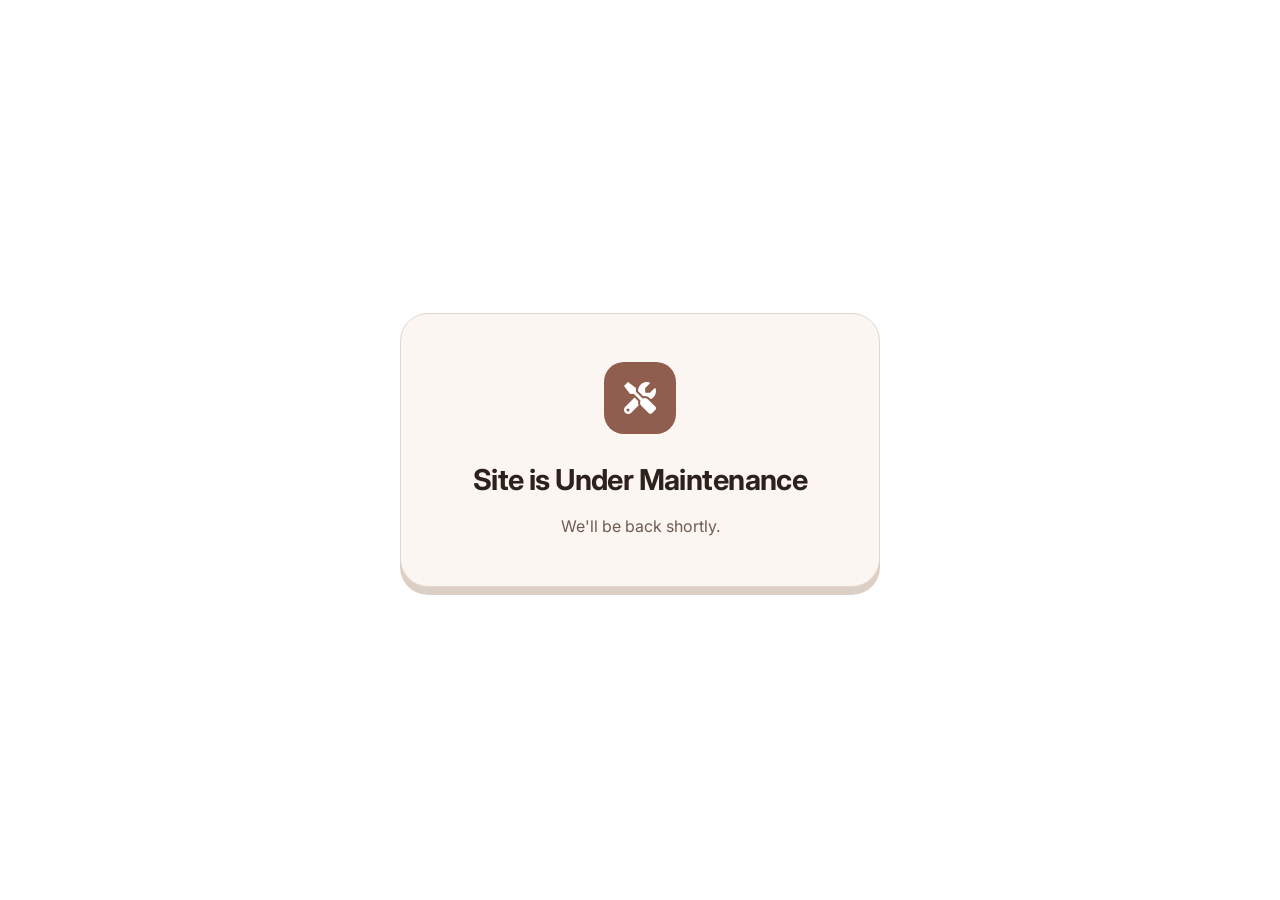
<file: site_out.html>
<!DOCTYPE html>
<html lang="en">
<head>
    <meta charset="UTF-8">
    <meta name="viewport" content="width=device-width, initial-scale=1.0, maximum-scale=1.0, user-scalable=yes, viewport-fit=cover">
    <link rel="icon" type="image/png" href="app-icon.png">
    <link rel="apple-touch-icon" href="app-icon.png">
    
    <title>Under Maintenance · Novel DR</title>
    <link rel="preconnect" href="https://fonts.googleapis.com">
    <link rel="preconnect" href="https://fonts.gstatic.com" crossorigin>
    <link href="https://fonts.googleapis.com/css2?family=Inter:opsz,wght@14..32,400;14..32,500;14..32,600;14..32,700&display=swap" rel="stylesheet">
    <link rel="stylesheet" href="https://cdnjs.cloudflare.com/ajax/libs/font-awesome/6.0.0-beta3/css/all.min.css">
    <style>
        * {
            margin: 0;
            padding: 0;
            box-sizing: border-box;
        }

        body {
            font-family: 'Inter', sans-serif;
            background: #ffffff;
            color: #1e1b1a;
            line-height: 1.5;
            min-height: 100vh;
            display: flex;
            align-items: center;
            justify-content: center;
            padding: 1.5rem;
        }

        .maintenance-card {
            background: #fbf6f1;
            border-radius: 28px;
            padding: 3rem 2rem;
            border: 1px solid #e5d5ca;
            box-shadow: 0 8px 0 #dccfc6;
            text-align: center;
            max-width: 480px;
            width: 100%;
        }

        .maintenance-icon {
            background: #8f5e4e;
            width: 72px;
            height: 72px;
            border-radius: 20px;
            display: flex;
            align-items: center;
            justify-content: center;
            color: #fff;
            font-size: 2rem;
            margin: 0 auto 1.5rem;
        }

        h1 {
            font-size: 1.8rem;
            font-weight: 700;
            color: #2c211c;
            margin-bottom: 0.8rem;
            letter-spacing: -0.02em;
        }

        p {
            font-size: 1rem;
            color: #6e5b52;
        }
    </style>
</head>
<body>
    <div class="maintenance-card">
        <div class="maintenance-icon">
            <i class="fas fa-tools"></i>
        </div>
        <h1>Site is Under Maintenance</h1>
        <p>We'll be back shortly.</p>
    </div>
</body>
</html>
</file>
